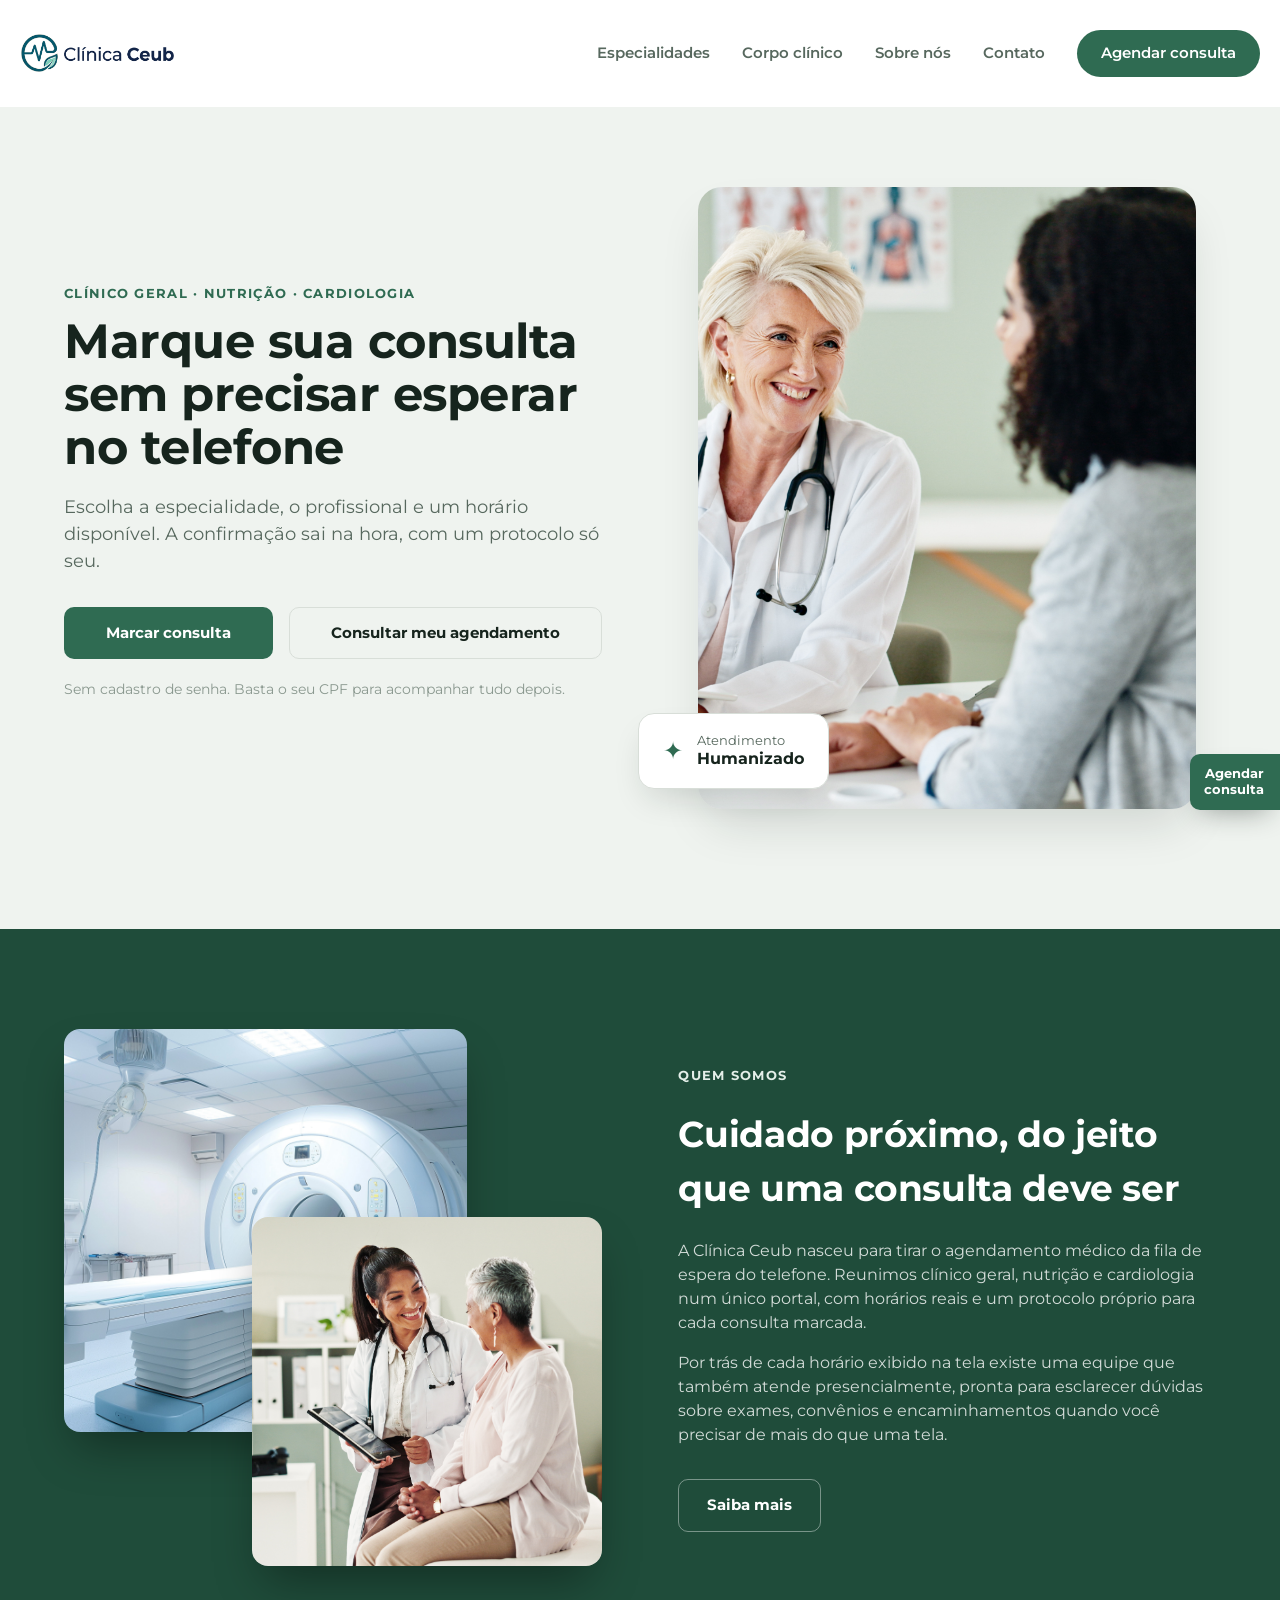
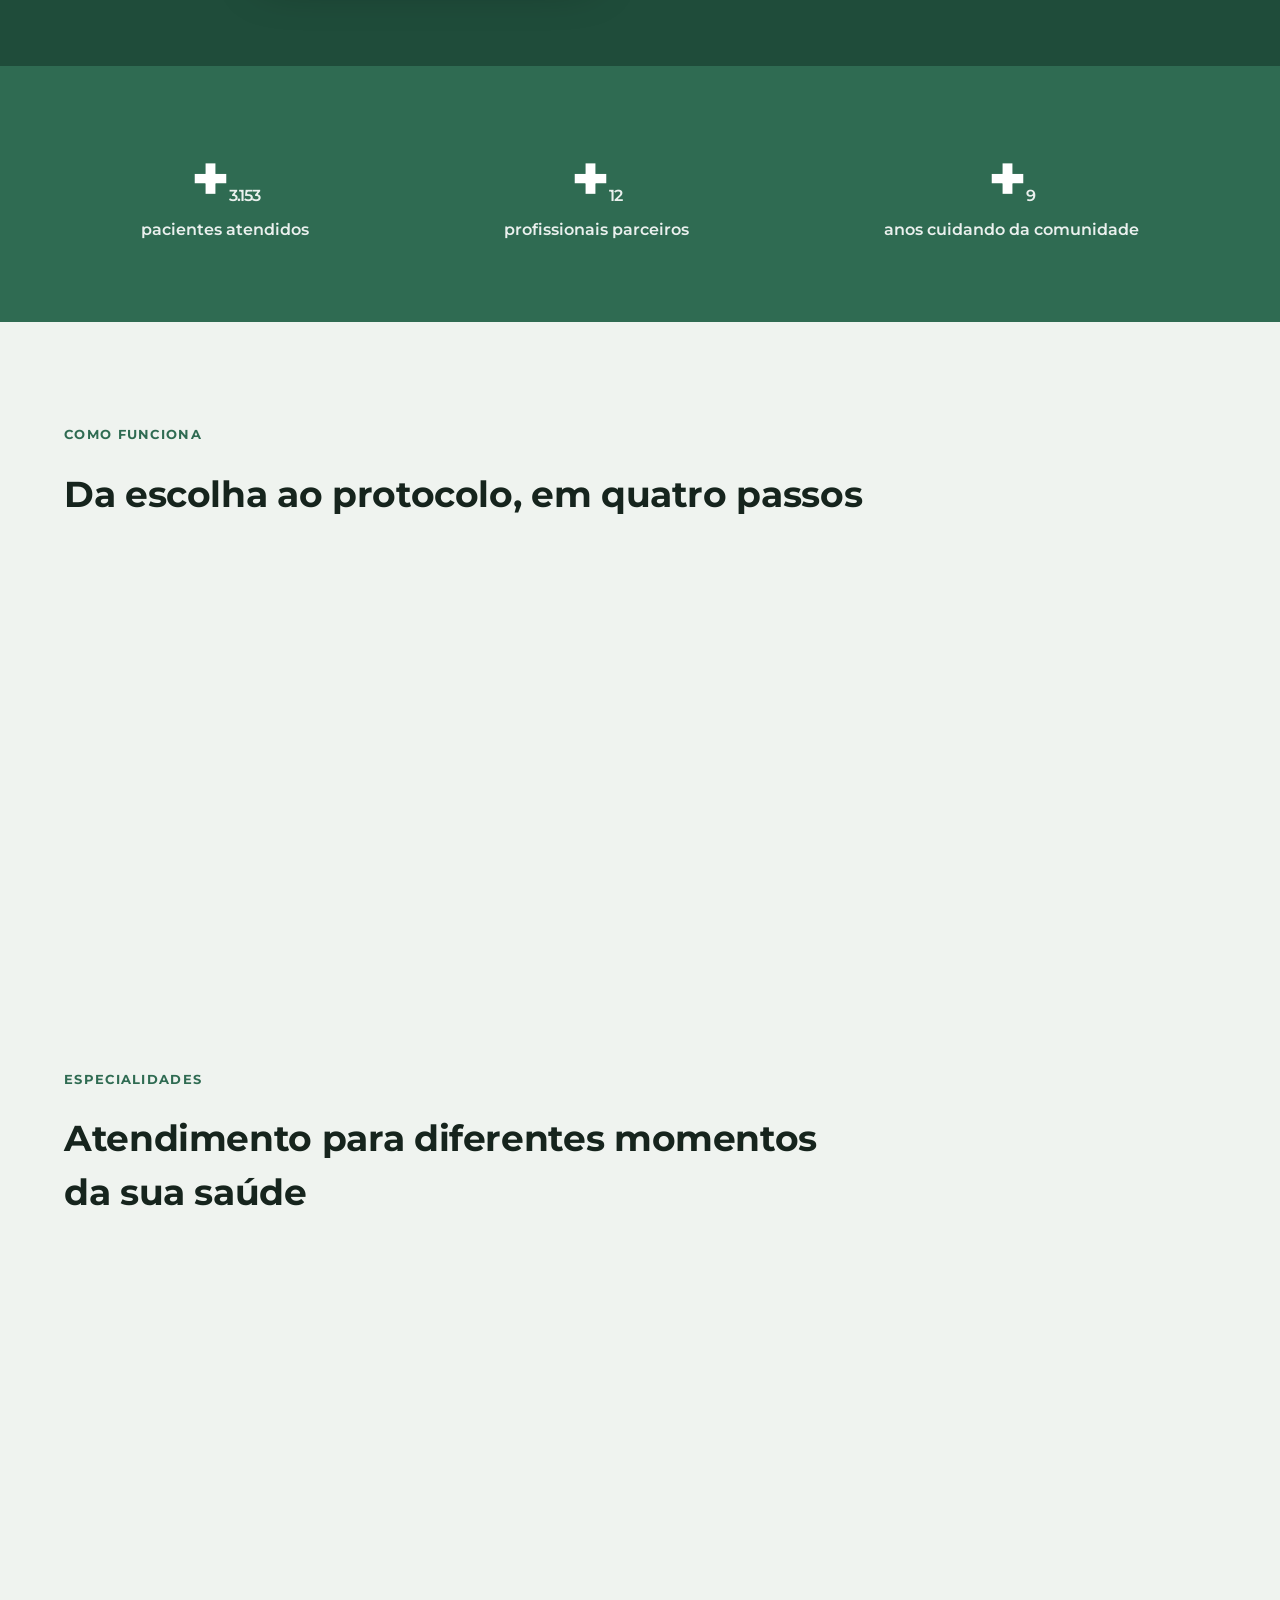
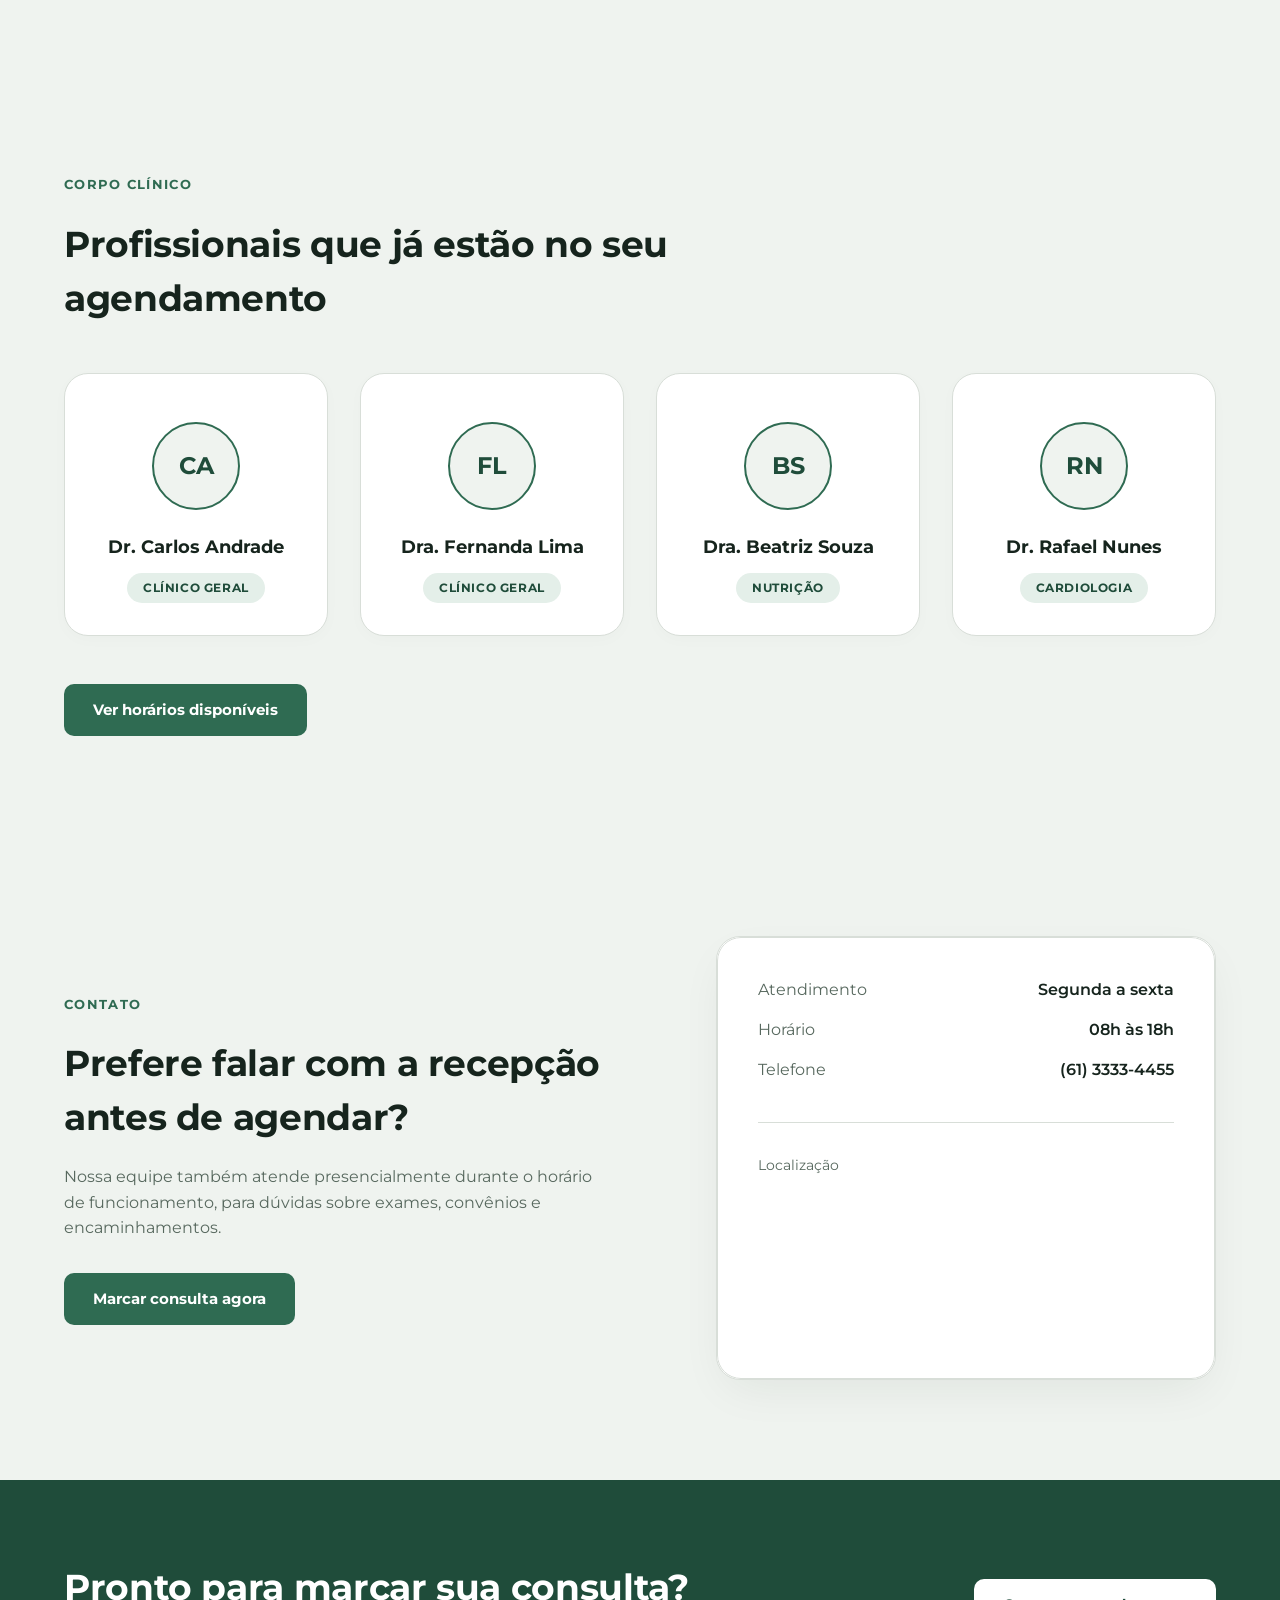
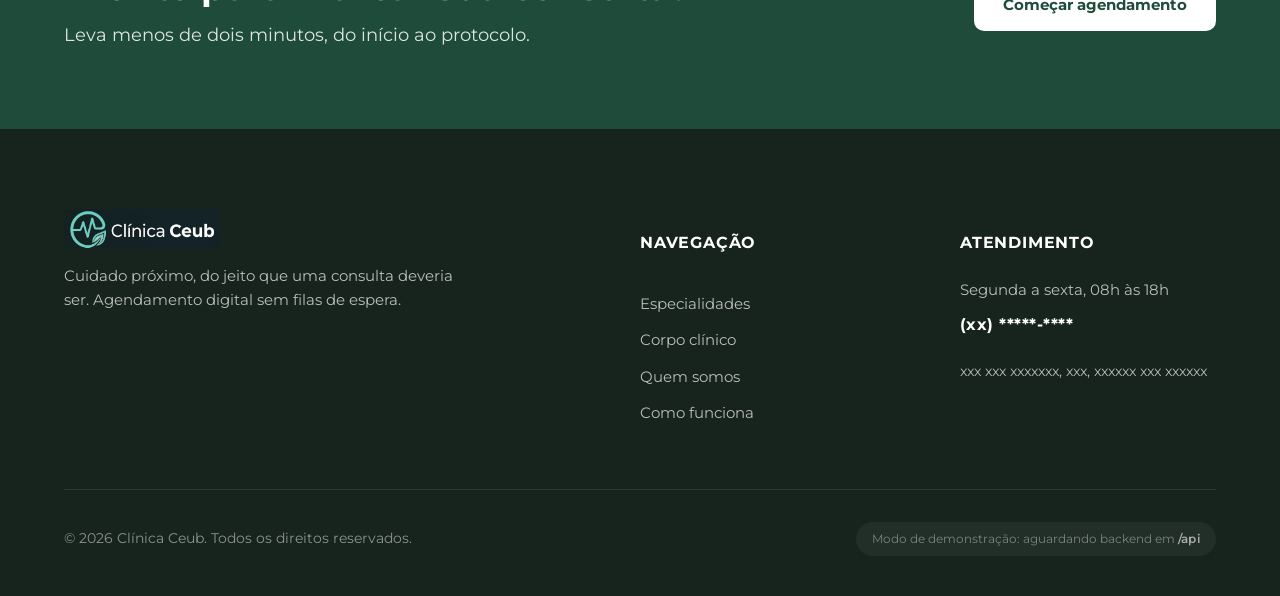
<file: public/index.html>
<!DOCTYPE html>
<html lang="pt-BR">
<head>
<meta charset="UTF-8">
<meta name="viewport" content="width=device-width, initial-scale=1.0">
<title>Clínica  | Agende sua consulta</title>
<meta name="description" content="Marque consultas de clínico geral, nutrição e cardiologia em poucos passos, com confirmação imediata.">
<link rel="preconnect" href="https://fonts.googleapis.com">
<link rel="preconnect" href="https://fonts.gstatic.com" crossorigin>
<link href="https://fonts.googleapis.com/css2?family=Montserrat:wght@300;400;500;600;700;800&display=swap" rel="stylesheet">
<link rel="icon" type="image/x-icon" href="favicon.ico">
<link rel="icon" type="image/png" sizes="192x192" href="assets/icon-192.png">
<link rel="stylesheet" href="style/style.css">
</head>
<body>

<header class="home-nav">
  <a href="index.html" class="home-nav-logo">
  <img src="assets/clinica-ceub-logo-header.png" alt="Clínica Ceub" style="height: 40px;">
</a>

  <nav class="home-nav-links" id="home-nav-links">
    <a href="#especialidades">Especialidades</a>
    <a href="#corpo-clinico">Corpo clínico</a>
    <a href="#sobre">Sobre nós</a>
    <a href="#contato">Contato</a>
    <a href="agendamento.html" class="home-nav-cta">Agendar consulta</a>
  </nav>

  <button class="home-nav-toggle" id="home-nav-toggle" aria-label="Abrir menu" aria-expanded="false">
    <span></span><span></span><span></span>
  </button>
</header>

<main>

  <!-- HERO -->
  <section class="home-hero">
    <div class="home-hero-text">
      <span class="eyebrow">Clínico geral &middot; Nutrição &middot; Cardiologia</span>
      <h1>Marque sua consulta sem precisar esperar no telefone</h1>
      <p class="home-hero-sub">Escolha a especialidade, o profissional e um horário disponível. A confirmação sai na hora, com um protocolo só seu.</p>
      <div class="home-hero-actions">
        <a href="../htmls\agendamento.html" class="btn-primary">Marcar consulta</a>
        <a href="../htmls\agendamento.html#consulta" class="btn-ghost">Consultar meu agendamento</a>
      </div>
      <p class="home-hero-trust">Sem cadastro de senha. Basta o seu CPF para acompanhar tudo depois.</p>
    </div>

    <div class="home-hero-visual">
      <!-- Substitua o link no 'src' abaixo pela sua imagem do Adobe Stock -->
      <img src="assets\medica.jpeg" alt="Médico sorrindo em atendimento humanizado na Clínica Ceub" class="home-hero-image">
      
      <!-- Selo flutuante decorativo -->
      <div class="hero-image-badge">
        <span class="badge-icon">✦</span>
        <span>Atendimento<br><strong>Humanizado</strong></span>
      </div>
    </div>
  </section>

 <!-- SOBRE NÓS -->
  <section id="sobre" class="home-sobre-wrapper">
    <div class="home-sobre-main">
      <div class="sobre-images">
        <!-- Imagem de trás (ex: fachada ou equipamento) -->
        <img src="assets\ressonancia perto.jpeg" alt="Estrutura da clínica" class="img-back reveal">
        <!-- Imagem da frente (ex: atendimento médico) -->
        <img src="assets\medica e paciente quem somos.jpeg" alt="" class="img-front reveal">
      </div>
      
      <div class="home-sobre-text reveal">
        <span class="eyebrow eyebrow-light">Quem somos</span>
        <h2>Cuidado próximo, do jeito que uma consulta deve ser</h2>
        <p>A Clínica Ceub nasceu para tirar o agendamento médico da fila de espera do telefone. Reunimos clínico geral, nutrição e cardiologia num único portal, com horários reais e um protocolo próprio para cada consulta marcada.</p>
        <p>Por trás de cada horário exibido na tela existe uma equipe que também atende presencialmente, pronta para esclarecer dúvidas sobre exames, convênios e encaminhamentos quando você precisar de mais do que uma tela.</p>
        <a href="#contato" class="btn-outline-light">Saiba mais</a>
      </div>
    </div>
    
    <!-- FAIXA DE ESTATÍSTICAS HORIZONTAL -->
    <div class="home-stats-banner">
      <div class="home-stat reveal">
        <div class="stat-value">+<span class="home-stat-num" data-count="3200">0</span></div>
        <span>pacientes atendidos</span>
      </div>
      <div class="home-stat reveal">
        <div class="stat-value">+<span class="home-stat-num" data-count="12">0</span></div>
        <span>profissionais parceiros</span>
      </div>
      <div class="home-stat reveal">
        <div class="stat-value">+<span class="home-stat-num" data-count="9">0</span></div>
        <span>anos cuidando da comunidade</span>
      </div>
    </div>
  </section>


 

  <!-- COMO FUNCIONA -->
  <section id="como-funciona" class="home-steps">
    <div class="section-title-block">
      <span class="eyebrow">Como funciona</span>
      <h2>Da escolha ao protocolo, em quatro passos</h2>
    </div>
    <div class="home-steps-grid">
      <div class="home-step">
        <span class="num">01</span>
        <h3>Especialidade e profissional</h3>
        <p>Escolha a área desejada e o profissional com quem prefere ser atendido.</p>
      </div>
      <div class="home-step">
        <span class="num">02</span>
        <h3>Data e horário</h3>
        <p>Veja os horários livres dos próximos dias úteis e escolha o que cabe na sua rotina.</p>
      </div>
      <div class="home-step">
        <span class="num">03</span>
        <h3>Seus dados</h3>
        <p>Informe nome completo e CPF para identificar a sua consulta.</p>
      </div>
      <div class="home-step">
        <span class="num">04</span>
        <h3>Confirmação</h3>
        <p>Receba um protocolo próprio, como um bilhete, para apresentar na recepção.</p>
      </div>
    </div>
  </section>

  <!-- ESPECIALIDADES -->
  <section id="especialidades" class="home-especialidades">
    <div class="section-title-block">
      <span class="eyebrow">Especialidades</span>
      <h2>Atendimento para diferentes momentos da sua saúde</h2>
      
    </div>
    <div class="home-esp-grid">
      <div class="home-esp-card">
        <h3>Clínico geral</h3>
        <p>Avaliação geral de saúde, acompanhamento de rotina e encaminhamento para especialistas quando necessário.</p>
        <div class="botaoteste"> </div>
      </div>
      <div class="home-esp-card">
        <h3>Nutrição</h3>
        <p>Orientação alimentar personalizada, para quem busca mais equilíbrio no dia a dia.</p>
        <div class="botaoteste"> </div>
      </div>
      <div class="home-esp-card">
        <h3>Cardiologia</h3>
        <p>Avaliação cardiovascular e acompanhamento para quem já tem ou quer prevenir problemas do coração.</p>
        <div class="botaoteste"> </div>
      </div>
    </div>
  </section>

  <!-- CORPO CLÍNICO -->
  <section id="corpo-clinico" class="home-corpo">
    <div class="section-title-block">
      <span class="eyebrow">Corpo clínico</span>
      <h2>Profissionais que já estão no seu agendamento</h2>
    </div>
    <div class="home-corpo-grid">
      <div class="badge-card">
        <span class="badge-punch"></span>
        <span class="badge-avatar">CA</span>
        <strong>Dr. Carlos Andrade</strong>
        <span class="badge-tag">Clínico geral</span>
      </div>
      <div class="badge-card">
        <span class="badge-punch"></span>
        <span class="badge-avatar">FL</span>
        <strong>Dra. Fernanda Lima</strong>
        <span class="badge-tag">Clínico geral</span>
      </div>
      <div class="badge-card">
        <span class="badge-punch"></span>
        <span class="badge-avatar">BS</span>
        <strong>Dra. Beatriz Souza</strong>
        <span class="badge-tag">Nutrição</span>
      </div>
      <div class="badge-card">
        <span class="badge-punch"></span>
        <span class="badge-avatar">RN</span>
        <strong>Dr. Rafael Nunes</strong>
        <span class="badge-tag">Cardiologia</span>
      </div>
    </div>
    <div class="home-corpo-cta">
      <a href="agendamento.html" class="btn-primary">Ver horários disponíveis</a>
    </div>
  </section>

  <!-- CONTATO -->
  <section id="contato" class="home-contato">
    <div class="home-contato-text">
      <span class="eyebrow">Contato</span>
      <h2>Prefere falar com a recepção antes de agendar?</h2>
      <p>Nossa equipe também atende presencialmente durante o horário de funcionamento, para dúvidas sobre exames, convênios e encaminhamentos.</p>
      <a href="agendamento.html" class="btn-primary">Marcar consulta agora</a>
    </div>
    <div class="ticket home-contato-card">
     <div class="ticket home-contato-card">
      <div class="stub-top">
        <div class="field-row"><span>Atendimento</span><span>Segunda a sexta</span></div>
        <div class="field-row"><span>Horário</span><span>08h às 18h</span></div>
        <div class="field-row"><span>Telefone</span><span>(61) 3333-4455</span></div>
      </div>
      <div class="divider"></div>
      
      <!-- Seção inferior do ticket atualizada com o mapa -->
      <div class="stub-bottom home-contato-address">
        <div class="protocol" style="width: 100%;">
          Localização
          <!-- Iframe do Google Maps sem endereço específico -->
          <iframe 
            src="https://www.google.com/maps/embed?pb=!1m18!1m12!1m3!1d122841.45561044458!2d-48.01633538466632!3d-15.792576922912443!2m3!1f0!2f0!3f0!3m2!1i1024!2i768!4f13.1!3m3!1m2!1s0x935a3d18df9ae275%3A0x738470e469754a24!2sBras%C3%ADlia%2C%20DF!5e0!3m2!1spt-BR!2sbr!4v1714578500000!5m2!1spt-BR!2sbr" 
            width="100%" 
            height="220" 
            style="border:0; border-radius: 12px; margin-top: 12px;" 
            allowfullscreen="" 
            loading="lazy" 
            referrerpolicy="no-referrer-when-downgrade">
          </iframe>
        </div>
      </div>
    </div>
    </div>
  </section>

  

  <!-- CTA FINAL -->
  <section class="home-cta-final">
    <div class="home-cta-final-text">
      <h2>Pronto para marcar sua consulta?</h2>
      <p>Leva menos de dois minutos, do início ao protocolo.</p>
    </div>
    <a href="agendamento.html" class="btn-primary btn-on-dark">Começar agendamento</a>
  </section>


  

</main>

<a href="agendamento.html" class="floating-ticket" aria-label="Agendar consulta agora">
  <span class="floating-ticket-notch"></span>
  Agendar<br>consulta
</a>

<!-- NOVO FOOTER PREMIUM -->
<footer class="home-footer-premium">
  <div class="footer-main">
    
    <!-- Coluna 1: Marca -->
    <div class="footer-brand">
      <a href="index.html" class="home-nav-logo">
  <img src="assets\logo_clinica_ceub_transparente.png" alt="Clínica Ceub" style="height: 40px;">
</a>
      <p>Cuidado próximo, do jeito que uma consulta deveria ser. Agendamento digital sem filas de espera.</p>
    </div>
    
    <!-- Coluna 2: Navegação -->
    <div class="footer-links">
      <h4>Navegação</h4>
      <a href="#especialidades">Especialidades</a>
      <a href="#corpo-clinico">Corpo clínico</a>
      <a href="#sobre">Quem somos</a>
      <a href="#como-funciona">Como funciona</a>
    </div>
    
    <!-- Coluna 3: Contato Rápido -->
    <div class="footer-contact">
      <h4>Atendimento</h4>
      <p>Segunda a sexta, 08h às 18h</p>
      <p><strong>(xx) *****-****</strong></p>
      <p class="address">xxx xxx xxxxxxx, xxx, xxxxxx xxx xxxxxx</p>
    </div>
    
  </div>
  
  <!-- Barra Inferior -->
  <div class="footer-bottom">
    <div class="footer-copy">
      &copy; 2026 Clínica Ceub. Todos os direitos reservados.
    </div>
    <div class="footer-note">
      Modo de demonstração: aguardando backend em <span class="mono">/api</span>
    </div>
  </div>
</footer>
<script src="script/home.js"></script>

</body>
</html>
</file>
<file: public/style/style.css>
/* =========================================================================
   ESTRUTURA GERAL (style.css - PÁGINA INICIAL)
   ========================================================================= */
:root {
  --bg: #EFF3EF;
  --surface: #FFFFFF;
  --ink: #16241D;
  --ink-soft: #57685E;
  --ink-faint: #8A988F;
  --line: #D8DED8;
  --accent: #2F6B52;
  --accent-dark: #1F4C3A;
  --accent-ink: #FFFFFF;
  --stamp: #B8481F;
  --stamp-soft: #F3E3DA;
  --radius: 14px;
}

* {
  box-sizing: border-box;
}

body {
  margin: 0;
  background: var(--bg);
  color: var(--ink);
  font-family: 'Montserrat', sans-serif;
  line-height: 1.5;
  overflow-x: hidden;
  
}

/* Proteção responsiva global para imagens e mídias */
img,
picture,
video,
iframe {
  max-width: 100%;
  height: auto;
  display: block;
}

h1,
h2,
h3 {
  font-family: 'Montserrat', sans-serif;
  font-weight: 700;
  letter-spacing: -.01em;
  margin: 0;
}

.mono {
  font-family: 'Montserrat', sans-serif;
  font-weight: 600;
  letter-spacing: .03em;
}

.site-bar {
  max-width: 1440px;
  margin: 0 auto;
  padding: 24px 5vw 0;
  display: flex;
  align-items: center;
  justify-content: space-between;
  flex-wrap: wrap;
  gap: 16px;
}

.site-bar-logo {
  font-weight: 800;
  font-size: clamp(14px, 2vw, 15px);
  letter-spacing: -.01em;
  color: var(--ink);
  text-decoration: none;
}

.site-bar-back {
  font-size: 13px;
  font-weight: 600;
  color: var(--ink-soft);
  text-decoration: none;
  transition: color 0.2s ease;
}

.site-bar-back:hover {
  color: var(--accent);
}

header.top {
  padding: 40px 5vw 30px;
  max-width: 1440px;
  margin: 0 auto;
}

header.top .eyebrow {
  font-size: 12px;
  letter-spacing: .08em;
  text-transform: uppercase;
  color: var(--ink-faint);
  margin-bottom: 6px;
}

header.top h1 {
  font-size: clamp(28px, 5vw, 36px);
}

header.top p {
  color: var(--ink-soft);
  margin-top: 8px;
  font-size: 16px;
  max-width: 600px;
}

nav.tabs {
  display: flex;
  flex-wrap: wrap;
  gap: 12px;
  max-width: 1440px;
  margin: 0 auto;
  padding: 0 5vw 30px;
}

nav.tabs button {
  font-family: 'Montserrat', sans-serif;
  font-size: 14px;
  font-weight: 600;
  padding: 12px 24px;
  border-radius: 999px;
  border: 1px solid var(--line);
  background: var(--surface);
  color: var(--ink-soft);
  cursor: pointer;
  transition: all 0.2s ease;
  flex: 1 1 auto;
  text-align: center;
}

nav.tabs button.active {
  background: var(--accent);
  border-color: var(--accent);
  color: var(--accent-ink);
}

main {
  width: 100%;
  padding-bottom: 0;
}

#view-novo,
#view-consulta {
  max-width: 1440px;
  margin: 0 auto;
  padding: 0 5vw 80px;
}

/* Steps e Cards alargados */
.steps {
  display: flex;
  gap: 8px;
  margin-bottom: 32px;
  max-width: 800px;
}

.steps .seg {
  flex: 1;
  height: 4px;
  background: var(--line);
  border-radius: 2px;
  transition: background 0.3s ease;
}

.steps .seg.done {
  background: var(--accent);
}

.card {
  background: var(--surface);
  border: 1px solid var(--line);
  border-radius: var(--radius);
  padding: clamp(24px, 5vw, 40px);
  box-shadow: 0 8px 32px -12px rgba(22, 36, 29, 0.05);
}

.section-title {
  display: flex;
  align-items: baseline;
  flex-wrap: wrap;
  gap: 12px;
  margin-bottom: 24px;
}

.section-title .num {
  font-family: 'Montserrat', sans-serif;
  font-weight: 700;
  font-size: 14px;
  letter-spacing: .04em;
  color: var(--accent);
}

.section-title h2 {
  font-size: clamp(20px, 4vw, 22px);
}

/* Grid de escolhas expandido com proteção responsiva */
.grid-choice {
  display: grid;
  grid-template-columns: repeat(auto-fill, minmax(min(100%, 200px), 1fr));
  gap: 16px;
  margin-bottom: 32px;
}

.choice {
  text-align: left;
  padding: 18px;
  border-radius: 12px;
  border: 1px solid var(--line);
  background: var(--bg);
  cursor: pointer;
  font-family: 'Montserrat', sans-serif;
  transition: all 0.2s ease;
}

.choice:hover:not(:disabled) {
  border-color: var(--ink-faint);
}

.choice strong {
  display: block;
  font-size: 15px;
  margin-bottom: 4px;
  word-break: break-word;
}

.choice span {
  font-size: 13px;
  color: var(--ink-soft);
}

.choice.selected {
  border-color: var(--accent);
  background: #E4EFE9;
  box-shadow: inset 0 0 0 1px var(--accent);
}

.choice:disabled {
  opacity: .4;
  cursor: not-allowed;
}

.slots {
  display: grid;
  grid-template-columns: repeat(auto-fill, minmax(min(100%, 110px), 1fr));
  gap: 12px;
  margin-bottom: 32px;
}

.slot {
  padding: 12px 8px;
  text-align: center;
  border-radius: 10px;
  border: 1px solid var(--line);
  background: var(--bg);
  cursor: pointer;
  font-size: 14px;
  font-family: 'Montserrat', sans-serif;
  font-weight: 600;
  transition: all 0.2s ease;
}

.slot:hover {
  border-color: var(--ink-faint);
}

.slot.selected {
  background: var(--accent);
  color: var(--accent-ink);
  border-color: var(--accent);
}

label {
  display: block;
  font-size: 14px;
  font-weight: 500;
  color: var(--ink-soft);
  margin-bottom: 8px;
  margin-top: 20px;
}

input[type=text] {
  width: 100%;
  max-width: 600px;
  padding: 14px 16px;
  border-radius: 10px;
  border: 1px solid var(--line);
  font-size: 16px;
  font-family: 'Montserrat', sans-serif;
  background: var(--bg);
  color: var(--ink);
  transition: outline 0.2s ease;
}

input:focus {
  outline: 2px solid var(--accent);
  outline-offset: 1px;
}

.actions {
  display: flex;
  justify-content: space-between;
  flex-wrap: wrap;
  gap: 16px;
  margin-top: 40px;
  padding-top: 24px;
  border-top: 1px solid var(--line);
}

/* Botões Globais */
button.primary,
button.ghost,
.btn-primary,
.btn-ghost,
.btn-outline-light {
  display: inline-flex;
  align-items: center;
  justify-content: center;
  font-family: 'Montserrat', sans-serif;
  font-size: 15px;
  font-weight: 700;
  padding: 14px 28px;
  border-radius: 10px;
  text-decoration: none;
  border: 1px solid transparent;
  transition: all 0.2s;
  cursor: pointer;
  flex: 1 1 auto;
  text-align: center;
}

button.primary,
.btn-primary {
  background: var(--accent);
  color: var(--accent-ink);
}

button.primary:hover:not(:disabled),
.btn-primary:hover {
  background: var(--accent-dark);
}

button.primary:disabled {
  background: var(--line);
  color: var(--ink-faint);
  cursor: not-allowed;
}

button.ghost,
.btn-ghost {
  background: transparent;
  border-color: var(--line);
  color: var(--ink);
}

button.ghost:hover,
.btn-ghost:hover {
  border-color: var(--accent);
  color: var(--accent-dark);
}

.btn-on-dark {
  background: var(--surface);
  color: var(--accent-dark);
}

.btn-on-dark:hover {
  background: var(--bg);
}

.btn-outline-light {
  border-color: rgba(255, 255, 255, 0.4);
  color: var(--accent-ink);
  margin-top: 16px;
}

.btn-outline-light:hover {
  background: var(--accent-ink);
  color: var(--accent-dark);
}

/* ticket / confirmation */
.ticket {
  position: relative;
  background: var(--surface);
  border: 1px solid var(--line);
  border-radius: var(--radius);
  overflow: hidden;
  max-width: 500px;
  width: 100%;
}

.ticket .stub-top {
  padding: clamp(20px, 5vw, 30px);
}

.ticket .stamp {
  position: absolute;
  top: 24px;
  right: 24px;
  border: 2px solid var(--stamp);
  color: var(--stamp);
  background: var(--stamp-soft);
  border-radius: 999px;
  padding: 8px 16px;
  font-size: 12px;
  font-weight: 700;
  transform: rotate(6deg);
  z-index: 2;
}

.ticket .divider {
  position: relative;
  border-top: 2px dashed var(--line);
  margin: 0 30px;
}

.ticket .divider::before,
.ticket .divider::after {
  content: "";
  position: absolute;
  top: -12px;
  width: 24px;
  height: 24px;
  background: var(--bg);
  border-radius: 50%;
}

.ticket .divider::before {
  left: -42px;
}

.ticket .divider::after {
  right: -42px;
}

.ticket .stub-bottom {
  padding: clamp(20px, 5vw, 30px);
  display: flex;
  justify-content: space-between;
  align-items: center;
  flex-wrap: wrap;
  gap: 16px;
}

.ticket .protocol {
  font-size: 13px;
  color: var(--ink-faint);
}

.ticket .protocol strong {
  display: block;
  color: var(--ink);
  font-size: clamp(16px, 4vw, 18px);
  margin-top: 4px;
  word-break: break-all;
}

.field-row {
  display: flex;
  justify-content: space-between;
  flex-wrap: wrap;
  gap: 12px;
  margin-bottom: 12px;
  font-size: 15px;
}

.field-row span:first-child {
  color: var(--ink-soft);
}

.field-row span:last-child {
  font-weight: 600;
  text-align: right;
}

/* consulta por CPF */
.search-row {
  display: flex;
  gap: 12px;
  flex-wrap: wrap;
  margin-bottom: 30px;
  max-width: 600px;
}

.search-row input {
  flex: 1 1 200px;
  max-width: none;
}

.agendamento-item {
  display: flex;
  justify-content: space-between;
  align-items: center;
  flex-wrap: wrap;
  gap: 16px;
  padding: 20px;
  border: 1px solid var(--line);
  border-radius: 12px;
  margin-bottom: 12px;
  background: var(--bg);
}

.agendamento-item .info strong {
  display: block;
  font-size: 16px;
  margin-bottom: 4px;
}

.agendamento-item .info span {
  font-size: 14px;
  color: var(--ink-soft);
}

.status-tag {
  font-size: 12px;
  text-transform: uppercase;
  letter-spacing: .05em;
  padding: 4px 12px;
  border-radius: 999px;
  font-weight: 700;
  white-space: nowrap;
}

.status-agendado {
  background: #E4EFE9;
  color: var(--accent-dark);
}

.status-cancelado {
  background: #F3E3DA;
  color: var(--stamp);
}

button.cancel-btn {
  font-size: 13px;
  font-weight: 600;
  color: var(--stamp);
  background: none;
  border: 1px solid var(--stamp);
  border-radius: 8px;
  padding: 8px 16px;
  cursor: pointer;
  transition: all 0.2s;
}

button.cancel-btn:hover {
  background: var(--stamp);
  color: white;
}

.hidden {
  display: none !important;
}

/* =========================================================================
   PÁGINA INICIAL (HOME) - DESCENTRALIZADA E FULL-WIDTH
   ========================================================================= */
.eyebrow {
  display: inline-block;
  font-size: 13px;
  font-weight: 700;
  letter-spacing: .1em;
  text-transform: uppercase;
  color: var(--accent);
  margin-bottom: 12px;
}

/* nav fluida */
.home-nav {
  position: sticky;
  top: 0;
  z-index: 1000;
  width: 100%;
  padding: 30px 20px;
  display: flex;
  align-items: center;
  justify-content: space-between;
  background: white;
  transition: transform 0.3s ease-in-out, background-color 0.3s ease, padding 0.3s ease, box-shadow 0.3s ease;
}

.home-nav.escondido {
  
  transform: translateY(-100%);
}

.home-nav-logo {
  display: flex;
  align-items: center;
  gap: 12px;
  font-weight: 800;
  font-size: clamp(16px, 3vw, 18px);
  color: var(--ink);
  text-decoration: none;
}

.home-nav-mark {
  width: 14px;
  height: 14px;
  border-radius: 4px 4px 4px 0;
  background: var(--accent);
  transform: rotate(45deg);
  flex: none;
}

.home-nav-links {
  display: flex;
  align-items: center;
  gap: 32px;
}

.home-nav-links a {
  font-size: 15px;
  font-weight: 600;
  color: var(--ink-soft);
  text-decoration: none;
  transition: color 0.2s;
}

.home-nav-links a:hover {
  color: var(--ink);
}

.home-nav-cta {
  background: var(--accent);
  color: var(--accent-ink) !important;
  padding: 12px 24px;
  border-radius: 999px;
}

.home-nav-cta:hover {
  background: var(--accent-dark);
}

.home-nav-toggle {
  display: none;
  flex-direction: column;
  justify-content: center;
  gap: 6px;
  width: 44px;
  height: 44px;
  border: 1px solid var(--line);
  border-radius: 10px;
  background: var(--surface);
  cursor: pointer;
}

.home-nav-toggle span {
  width: 20px;
  height: 2px;
  margin: 0 auto;
  background: var(--ink);
  border-radius: 2px;
}

/* hero full width */
.home-hero {
  width: 100%;
  padding: 60px 5vw 100px;
  display: grid;
  grid-template-columns: repeat(auto-fit, minmax(300px, 1fr));
  gap: 6vw;
  align-items: center;
  max-width: 1600px;
  margin: 0 auto;
}

.home-hero-text h1 {
  font-size: clamp(32px, 6vw, 48px);
  line-height: 1.1;
  margin: 0 0 20px;
}

.home-hero-sub {
  font-size: clamp(16px, 2vw, 18px);
  color: var(--ink-soft);
  max-width: 54ch;
  margin-bottom: 32px;
}

.home-hero-actions {
  display: flex;
  gap: 16px;
  flex-wrap: wrap;
  margin-bottom: 20px;
}

.home-hero-trust {
  font-size: 14px;
  color: var(--ink-faint);
}

.home-hero-visual {
  position: relative;
  display: flex;
  justify-content: flex-end;
  padding: 20px;
}

.home-hero-image {
  width: 100%;
  max-width: 520px;
  height: auto;
  aspect-ratio: 4 / 5;
  object-fit: cover;
  border-radius: 24px;
  box-shadow: 0 24px 48px -12px rgba(22, 36, 29, 0.15);
}

.hero-image-badge {
  position: absolute;
  bottom: 40px;
  left: -40px;
  background: var(--surface);
  padding: 18px 24px;
  border-radius: 16px;
  box-shadow: 0 16px 32px -8px rgba(22, 36, 29, 0.15);
  display: flex;
  align-items: center;
  gap: 14px;
  border: 1px solid var(--line);
  animation: float 6s ease-in-out infinite;
  z-index: 10;
}

.hero-image-badge .badge-icon {
  color: var(--accent);
  font-size: 24px;
}

.hero-image-badge span:last-child {
  font-size: 13px;
  line-height: 1.3;
  color: var(--ink-soft);
}

.hero-image-badge strong {
  display: block;
  color: var(--ink);
  font-size: 16px;
}

@keyframes float {
  0% {
    transform: translateY(0px);
  }
  50% {
    transform: translateY(-10px);
  }
  100% {
    transform: translateY(0px);
  }
}

/* strip full width */
.home-strip {
  background: var(--surface);
  border-top: 1px solid var(--line);
  border-bottom: 1px solid var(--line);
  padding: 40px 5vw;
  display: grid;
  grid-template-columns: repeat(auto-fit, minmax(200px, 1fr));
  gap: 4vw;
  width: 100%;
}

.home-strip-item {
  display: flex;
  flex-direction: column;
  gap: 6px;
}

.home-strip-item strong {
  font-size: 17px;
}

.home-strip-item span {
  font-size: 14px;
  color: var(--ink-soft);
}

/* blocos de título descentralizados */
.section-title-block {
  max-width: 800px;
  margin: 0 0 48px 0;
  text-align: left;
}

.section-title-block h2 {
  font-size: clamp(28px, 5vw, 36px);
  margin-top: 10px;
}

/* =========================================================================
   SOBRE NÓS
   ========================================================================= */
.home-sobre-wrapper {
  background: var(--accent-dark);
  color: var(--accent-ink);
  width: 100%;
}

.home-sobre-main {
  max-width: 1600px;
  margin: 0 auto;
  padding: 100px 5vw;
  display: grid;
  grid-template-columns: repeat(auto-fit, minmax(300px, 1fr));
  gap: 6vw;
  align-items: center;
}

.sobre-images {
  position: relative;
  width: 100%;
  aspect-ratio: 1 / 1;
}

.sobre-images img {
  position: absolute;
  border-radius: 16px;
  box-shadow: 0 24px 48px -12px rgba(0, 0, 0, 0.4);
  object-fit: cover;
  aspect-ratio: 1 / 1;
  transition: transform 0.3s ease;
}

.sobre-images .img-back {
  width: 75%;
  top: 0;
  left: 0;
  z-index: 1;
}

.sobre-images .img-front {
  width: 65%;
  bottom: 0;
  right: 0;
  z-index: 2;
  border: 8px solid var();
}

.home-sobre-text .eyebrow-light {
  color: #E4EFE9;
}

.home-sobre-text h2 {
  font-size: clamp(28px, 5vw, 36px);
  margin: 10px 0 24px;
  color: var(--accent-ink);
}

.home-sobre-text p {
  font-size: 16px;
  color: rgba(255, 255, 255, 0.8);
  margin-bottom: 16px;
  max-width: 55ch;
}

.home-stats-banner {
  background: var(--accent);
  padding: 80px 5vw;
  display: flex;
  justify-content: space-around;
  align-items: center;
  flex-wrap: wrap;
  gap: 40px;
}

.home-stats-banner .home-stat {
  text-align: center;
  display: flex;
  flex-direction: column;
  gap: 8px;
  padding: 0;
  border: none;
}

.stat-value {
  font-family: 'Montserrat', sans-serif;
  font-weight: 800;
  font-size: clamp(48px, 8vw, 64px);
  color: var(--accent-ink);
  line-height: 1;
  letter-spacing: -0.02em;
}

.home-stats-banner span:last-child {
  font-size: 16px;
  font-weight: 600;
  color: rgba(255, 255, 255, 0.9);
  text-transform: lowercase;
}

section.home-steps,
section.home-especialidades,
section.home-contato,
section.home-corpo {
  width: 100%;
  max-width: 1600px;
  margin: 0 auto;
  padding: clamp(60px, 8vw, 100px) 5vw;
}

/* =========================================================================
   COMO FUNCIONA (STEPS)
   ========================================================================= */
.home-steps-grid {
  display: grid;
  grid-template-columns: repeat(auto-fit, minmax(min(100%, 250px), 1fr));
  gap: 32px;
}

.home-step {
  position: relative;
  background: var(--surface);
  border: 1px solid var(--line);
  border-radius: 20px;
  padding: 40px 32px;
  box-shadow: 0 8px 24px -8px rgba(22, 36, 29, 0.04);
  transition: all 0.3s ease;
  display: flex;
  flex-direction: column;
}

.home-step:hover {
  border-color: var(--accent);
  box-shadow: 0 16px 32px -8px rgba(47, 107, 82, 0.15);
  transform: translateY(-6px);
}

.home-step .num {
  display: flex;
  align-items: center;
  justify-content: center;
  width: 48px;
  height: 48px;
  background: var(--bg);
  color: var(--accent-dark);
  font-size: 16px;
  font-weight: 800;
  border-radius: 14px;
  margin-bottom: 24px;
  transition: all 0.3s ease;
}

.home-step:hover .num {
  background: var(--accent);
  color: var(--accent-ink);
}

.home-step h3 {
  font-size: 20px;
  margin-bottom: 12px;
  color: var(--ink);
}

.home-step p {
  font-size: 15px;
  color: var(--ink-soft);
  margin: 0;
  line-height: 1.6;
}

/* =========================================================================
   ESPECIALIDADES
   ========================================================================= */
.home-esp-grid {
  display: grid;
  grid-template-columns: repeat(auto-fit, minmax(min(100%, 300px), 1fr));
  gap: 32px;
}

.home-esp-card {
  position: relative;
  background: var(--surface);
  border: 1px solid var(--line);
  border-radius: 24px;
  padding: 48px 40px;
  transition: all 0.4s cubic-bezier(0.16, 1, 0.3, 1);
  overflow: hidden;
  display: flex;
  flex-direction: column;
  cursor: pointer;
}

.home-esp-card::before {
  content: "";
  position: absolute;
  top: 0;
  left: 0;
  width: 100%;
  height: 4px;
  background: var(--accent);
  transform: scaleX(0);
  transform-origin: left;
  transition: transform 0.4s ease;
}

.home-esp-card:hover {
  border-color: transparent;
  box-shadow: 0 24px 48px -12px rgba(47, 107, 82, 0.15);
  transform: translateY(-8px);
}

.home-esp-card:hover::before {
  transform: scaleX(1);
}

.home-esp-card h3 {
  font-size: 24px;
  margin-bottom: 16px;
  color: var(--ink);
  transition: color 0.3s ease;
}

.home-esp-card:hover h3 {
  color: var(--accent-dark);
}

.home-esp-card p {
  font-size: 16px;
  color: var(--ink-soft);
  margin: 0;
  line-height: 1.6;
  flex-grow: 1;
}

.botaoteste::after {
  content: "Agendar especialidade →";
  display: block;
  margin-top: 32px;
  font-size: 14px;
  font-weight: 700;
  color: var(--accent);
  opacity: 0;
  transform: translateX(-15px);
  transition: all 0.4s ease;
}

.botaoteste:hover::after {

  opacity: 1;
  transform: translateX(0);
}

/* =========================================================================
   CORPO CLÍNICO
   ========================================================================= */
.home-corpo-grid {
  display: grid;
  grid-template-columns: repeat(auto-fit, minmax(min(100%, 220px), 1fr));
  gap: 32px;
}

.badge-card {
  position: relative;
  background: var(--surface);
  border: 1px solid var(--line);
  border-radius: 24px;
  padding: 48px 24px 32px;
  text-align: center;
  display: flex;
  flex-direction: column;
  align-items: center;
  gap: 12px;
  box-shadow: 0 4px 16px rgba(0,0,0,0.02);
  transition: all 0.3s ease;
}

.badge-card:hover {
  transform: translateY(-8px);
  border-color: transparent;
  box-shadow: 0 24px 48px -12px rgba(47, 107, 82, 0.15);
}

.badge-punch {
  display: none;
}

.badge-avatar {
  width: 88px;
  height: 88px;
  border-radius: 50%;
  background: var(--bg);
  color: var(--accent-dark);
  font-weight: 700;
  font-size: 24px;
  display: flex;
  align-items: center;
  justify-content: center;
  margin-bottom: 12px;
  border: 2px solid var(--accent);
  transition: all 0.3s ease;
}

.badge-card:hover .badge-avatar {
  background: var(--accent);
  color: var(--accent-ink);
  transform: scale(1.05);
}

.badge-card strong {
  font-size: 18px;
  color: var(--ink);
}

.badge-tag {
  font-size: 12px;
  text-transform: uppercase;
  letter-spacing: .05em;
  color: var(--accent-dark);
  background: #E4EFE9;
  padding: 6px 16px;
  border-radius: 999px;
  font-weight: 700;
}

.home-corpo-cta {
  text-align: left;
  margin-top: 48px;
}

.floating-ticket {
  position: fixed;
  right: 0;
  bottom: 90px;
  z-index: 40;
  background: var(--accent);
  color: var(--accent-ink);
  font-family: 'Montserrat', sans-serif;
  font-size: 12.5px;
  font-weight: 700;
  line-height: 1.3;
  text-decoration: none;
  text-align: center;
  padding: 12px 16px 12px 14px;
  border-radius: 10px 0 0 10px;
  box-shadow: 0 12px 28px -12px rgba(22,36,29,.45);
}

.floating-ticket:hover {
  background: var(--accent-dark);
}

/* =========================================================================
   CONTATO
   ========================================================================= */
.home-contato {
  display: grid;
  grid-template-columns: repeat(auto-fit, minmax(300px, 1fr));
  gap: 6vw;
  align-items: center;
}

.home-contato-text h2 {
  font-size: clamp(28px, 5vw, 36px);
  margin: 10px 0 20px;
}

.home-contato-text p {
  font-size: 16px;
  color: var(--ink-soft);
  max-width: 50ch;
  margin-bottom: 32px;
  line-height: 1.6;
}

.home-contato-card {
  max-width: 500px;
  justify-self: end;
  width: 100%;
  border-radius: 24px;
  border: 1px solid var(--line);
  box-shadow: 0 16px 48px -12px rgba(22, 36, 29, 0.08);
  transition: transform 0.3s ease;
}

.home-contato-card:hover {
  transform: translateY(-4px);
  box-shadow: 0 24px 64px -12px rgba(22, 36, 29, 0.12);
}

.home-contato-card .stub-top {
  padding: 40px;
}

.home-contato-card .stub-bottom {
  padding: 32px 40px 40px;
}

.home-contato-card .divider {
  border-top: 1px solid var(--line);
  margin: 0 40px;
}

.home-contato-card .divider::before,
.home-contato-card .divider::after {
  display: none;
}

.home-contato-card .field-row {
  font-size: 16px;
  margin-bottom: 16px;
  flex-wrap: wrap;
}

.home-contato-card .field-row:last-child {
  margin-bottom: 0;
}

.home-contato-card .field-row span:last-child {
  color: var(--ink);
  font-weight: 600;
}

.home-contato-address .protocol {
  font-size: 14px;
  color: var(--ink-soft);
}

.home-contato-address .protocol strong {
  font-weight: 700;
  font-size: 18px;
  color: var(--ink);
  margin-top: 8px;
}

.home-cta-final {
  background: var(--accent-dark);
  color: var(--accent-ink);
  display: flex;
  justify-content: space-between;
  align-items: center;
  padding: 80px 5vw;
  text-align: left;
  flex-wrap: wrap;
  gap: 24px;
}

.home-cta-final-text h2 {
  font-size: clamp(28px, 5vw, 36px);
  color: var(--accent-ink);
  margin-bottom: 8px;
}

.home-cta-final-text p {
  font-size: 18px;
  opacity: .85;
  margin: 0;
}

/* =========================================================================
   FOOTER PREMIUM
   ========================================================================= */
.home-footer-premium {
  background: var(--ink);
  color: var(--surface);
  width: 100%;
  padding: 80px 5vw 40px;
}

.footer-main {
  max-width: 1600px;
  margin: 0 auto;
  display: grid;
  grid-template-columns: repeat(auto-fit, minmax(200px, 1fr));
  gap: 64px;
  padding-bottom: 64px;
  border-bottom: 1px solid rgba(255, 255, 255, 0.1);
}

.footer-brand {
  grid-column: 1 / -1;
  max-width: 400px;
}

@media (min-width: 768px) {
  .footer-brand {
    grid-column: auto;
  }
  .footer-main {
    grid-template-columns: 2fr 1fr 1fr;
  }
}

.footer-brand .footer-logo {
  display: flex;
  align-items: center;
  gap: 12px;
  font-weight: 800;
  font-size: 20px;
  color: var(--surface);
  text-decoration: none;
  margin-bottom: 20px;
}

.footer-brand .footer-mark {
  width: 16px;
  height: 16px;
  border-radius: 4px 4px 4px 0;
  background: var(--accent);
  transform: rotate(45deg);
}

.footer-brand p {
  color: rgba(255, 255, 255, 0.7);
  font-size: 15px;
  max-width: 44ch;
  line-height: 1.6;
}

.footer-links h4,
.footer-contact h4 {
  color: var(--surface);
  font-size: 16px;
  margin-bottom: 24px;
  letter-spacing: 0.05em;
  text-transform: uppercase;
}

.footer-links {
  display: flex;
  flex-direction: column;
  gap: 14px;
}

.footer-links a {
  color: rgba(255, 255, 255, 0.7);
  text-decoration: none;
  font-size: 15px;
  transition: color 0.2s ease, transform 0.2s ease;
  transform-origin: left;
}

.footer-links a:hover {
  color: var(--accent);
  transform: translateX(4px);
}

.footer-contact p {
  color: rgba(255, 255, 255, 0.7);
  font-size: 15px;
  margin: 0 0 12px 0;
}

.footer-contact p strong {
  color: var(--surface);
  font-size: 16px;
  letter-spacing: 0.03em;
}

.footer-contact .address {
  margin-top: 24px;
  font-size: 14px;
  line-height: 1.5;
}

.footer-bottom {
  max-width: 1600px;
  margin: 0 auto;
  padding-top: 32px;
  display: flex;
  justify-content: space-between;
  align-items: center;
  flex-wrap: wrap;
  gap: 16px;
}

.footer-copy {
  font-size: 14px;
  color: rgba(255, 255, 255, 0.5);
}

.footer-note {
  font-size: 12px;
  color: rgba(255, 255, 255, 0.4);
  background: rgba(255, 255, 255, 0.05);
  padding: 8px 16px;
  border-radius: 999px;
}

.footer-note .mono {
  font-family: 'Montserrat', sans-serif;
  font-weight: 600;
  color: rgba(255, 255, 255, 0.6);
}

/* Reveal animation */
.reveal {
  opacity: 0;
  transform: translateY(20px);
  transition: opacity 0.6s ease-out, transform 0.6s ease-out;
}

.reveal.in {
  opacity: 1;
  transform: none;
}

@media (prefers-reduced-motion: reduce) {
  .reveal {
    opacity: 1;
    transform: none;
    transition: none;
  }
}

/* Responsivo Específico da Home */
@media (max-width: 1024px) {
  .home-hero,
  .home-contato,
  .home-sobre-main {
    grid-template-columns: 1fr;
    gap: 48px;
  }
  .home-hero-visual {
    justify-content: center;
    order: -1;
  }
  .hero-image-badge {
    left: 10px;
    bottom: 20px;
  }
  .home-contato-card {
    justify-self: start;
  }
  .sobre-images {
    max-width: 500px;
    margin: 0 auto;
    aspect-ratio: 1;
  }
  .home-stats-banner {
    flex-direction: column;
    gap: 56px;
  }
  .home-cta-final {
    flex-direction: column;
    align-items: flex-start;
    gap: 32px;
  }
}

@media (max-width: 768px) {
  .home-nav-links {
    display: none;
    position: absolute;
    top: 80px;
    left: 5vw;
    right: 5vw;
    background: var(--surface);
    border: 1px solid var(--line);
    border-radius: 12px;
    padding: 24px;
    flex-direction: column;
    align-items: flex-start;
    gap: 16px;
    box-shadow: 0 16px 32px -18px rgba(22, 36, 29, 0.35);
    z-index: 50;
  }
  .home-nav-links.open {
    display: flex;
  }
  .home-nav-links .home-nav-cta {
    align-self: stretch;
    text-align: center;
  }
  .home-nav-toggle {
    display: flex;
  }
  .ticket .stub-top {
    padding: 20px;
  }
  .ticket .stamp {
    position: relative;
    top: 0;
    right: 0;
    display: inline-block;
    transform: none;
    margin-bottom: 16px;
  }
  .ticket .stub-bottom {
    padding: 20px;
    flex-direction: column;
    align-items: flex-start;
    gap: 16px;
  }
  .search-row {
    flex-direction: column;
  }
}

.home-cta-final .btn-primary {
  flex: none;
}
</file>
